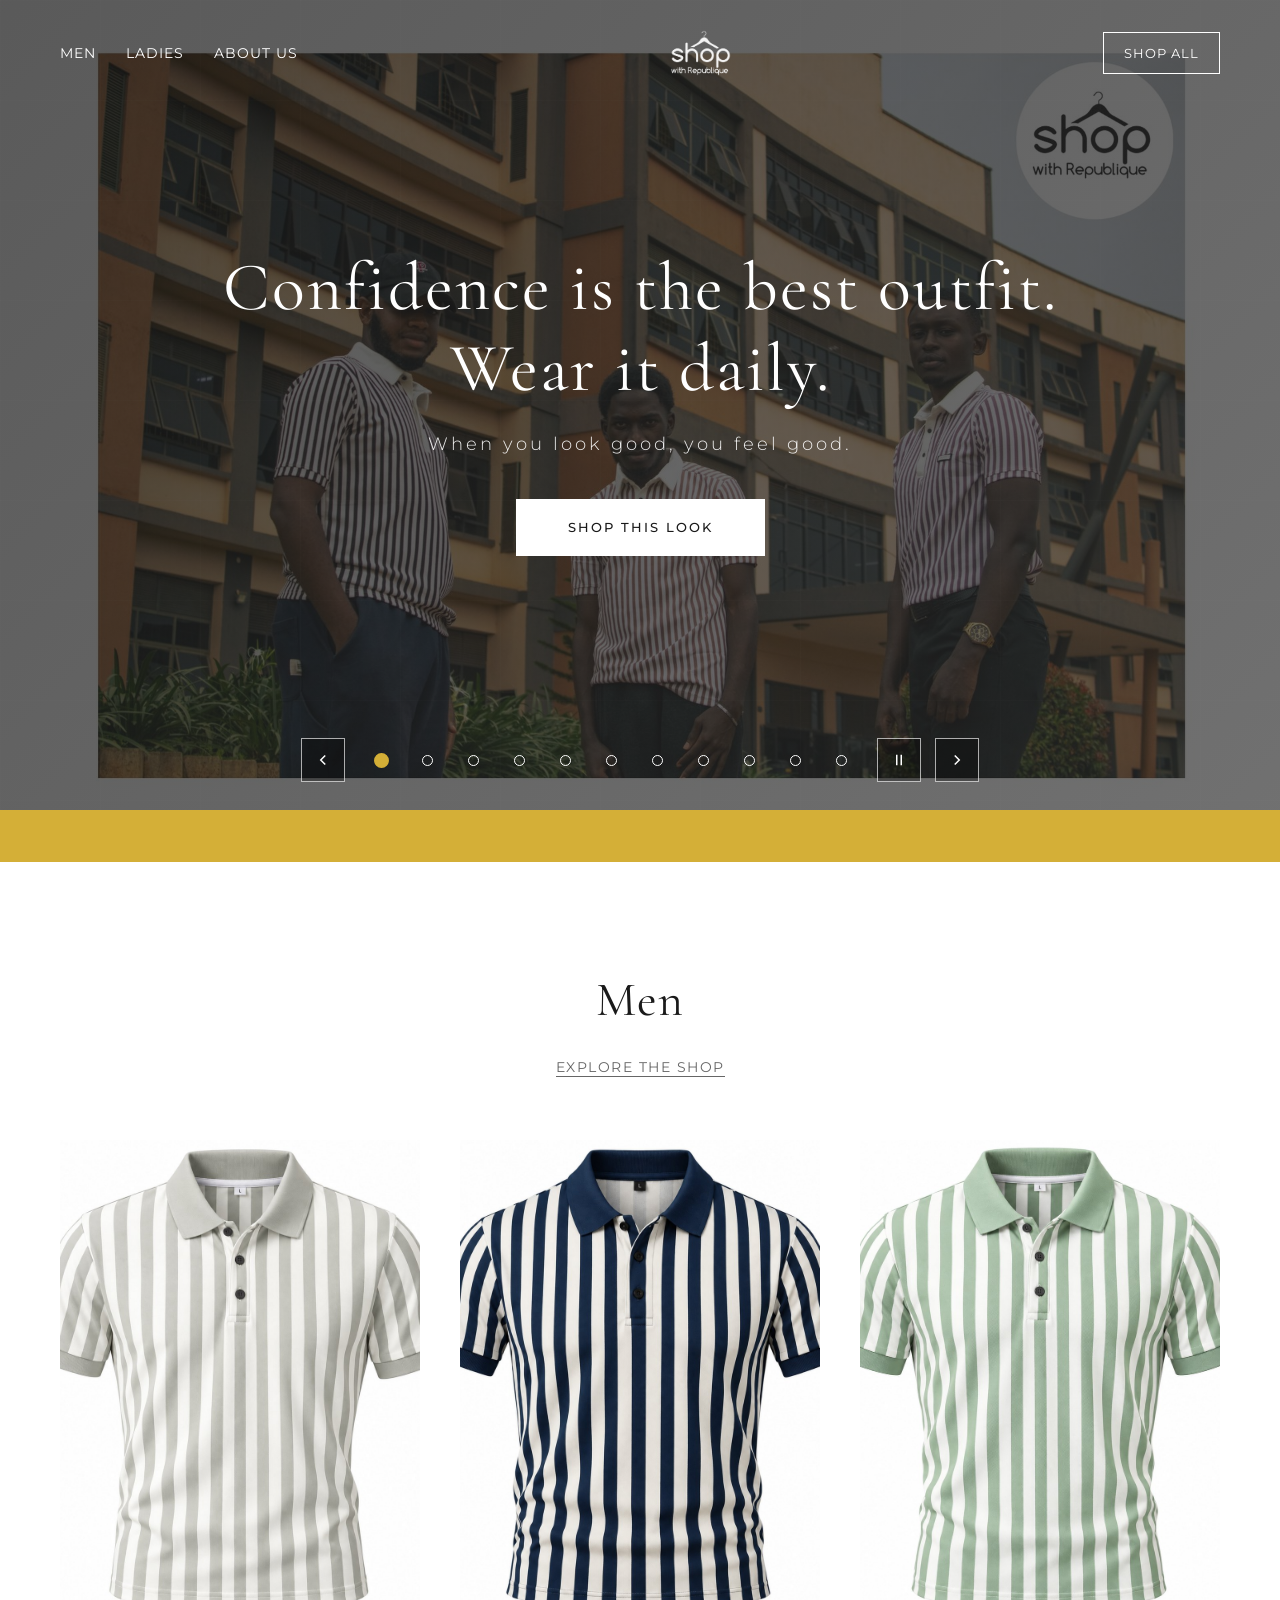
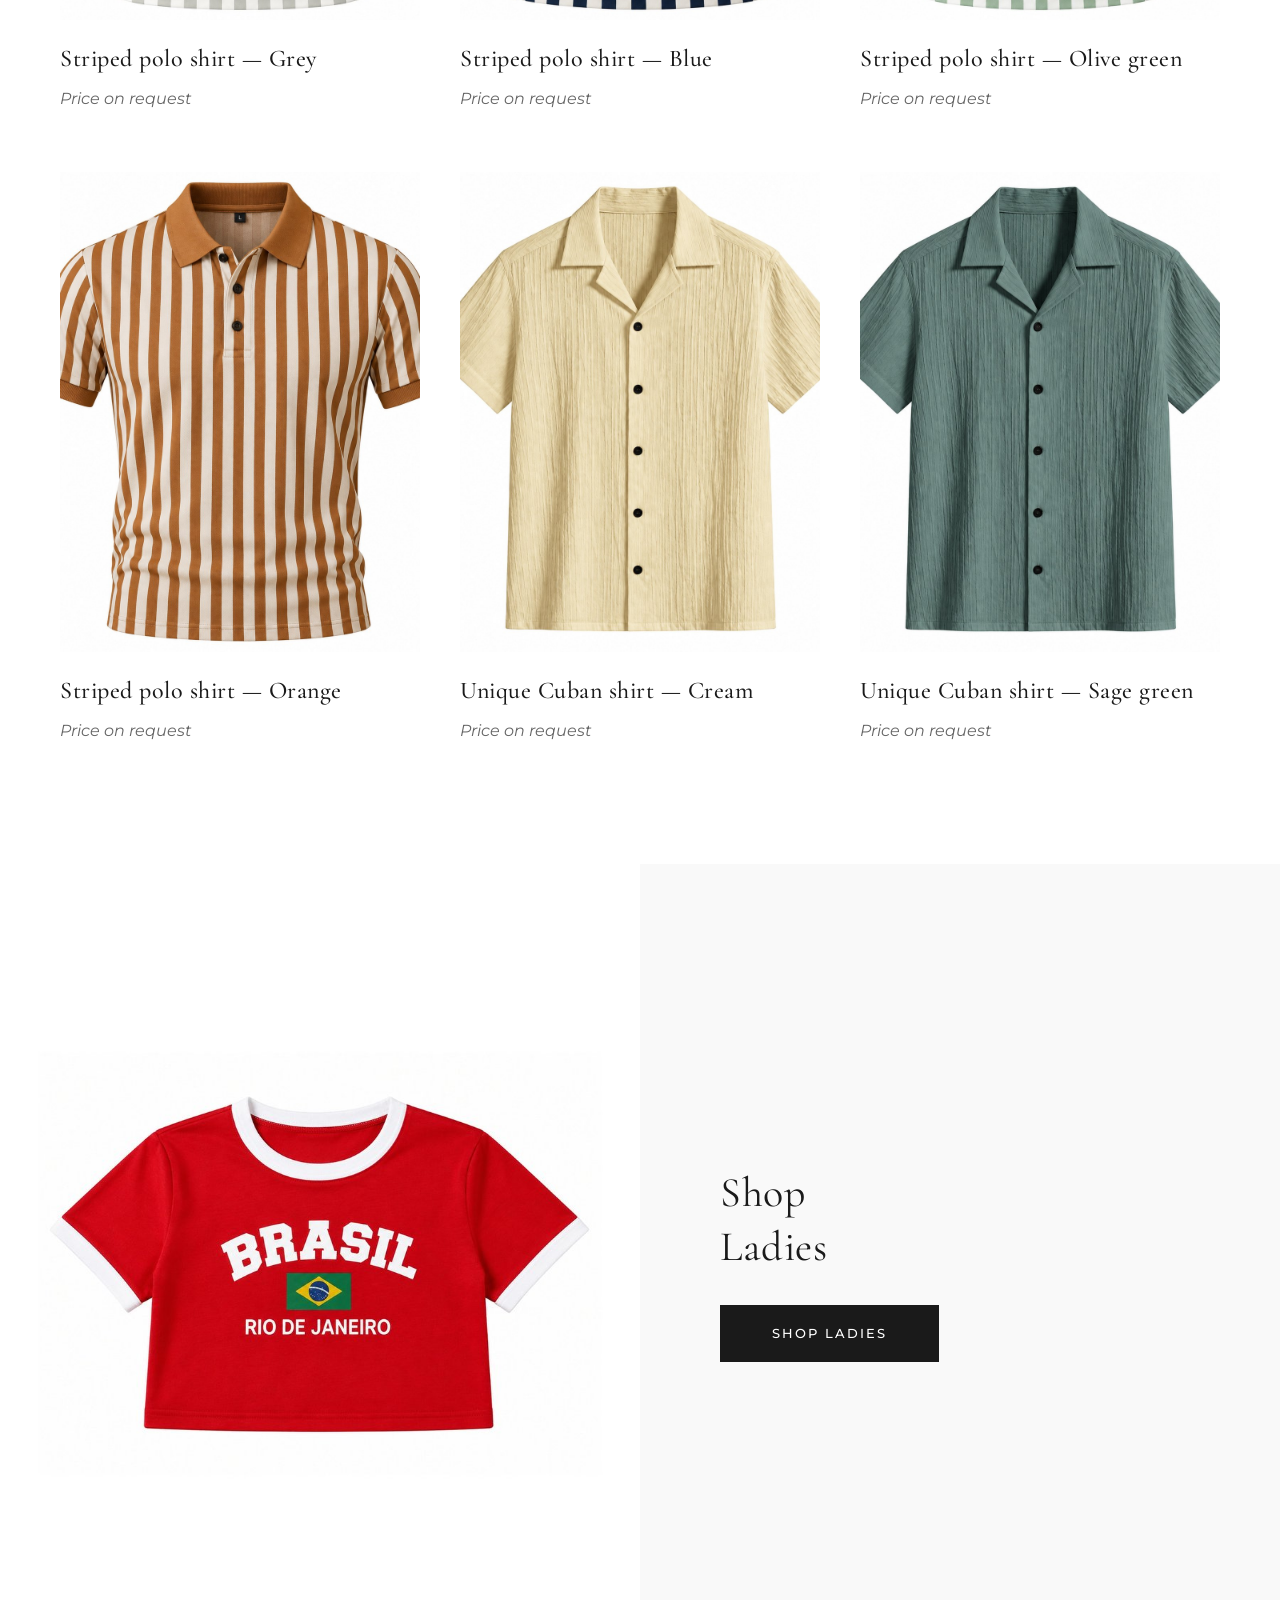
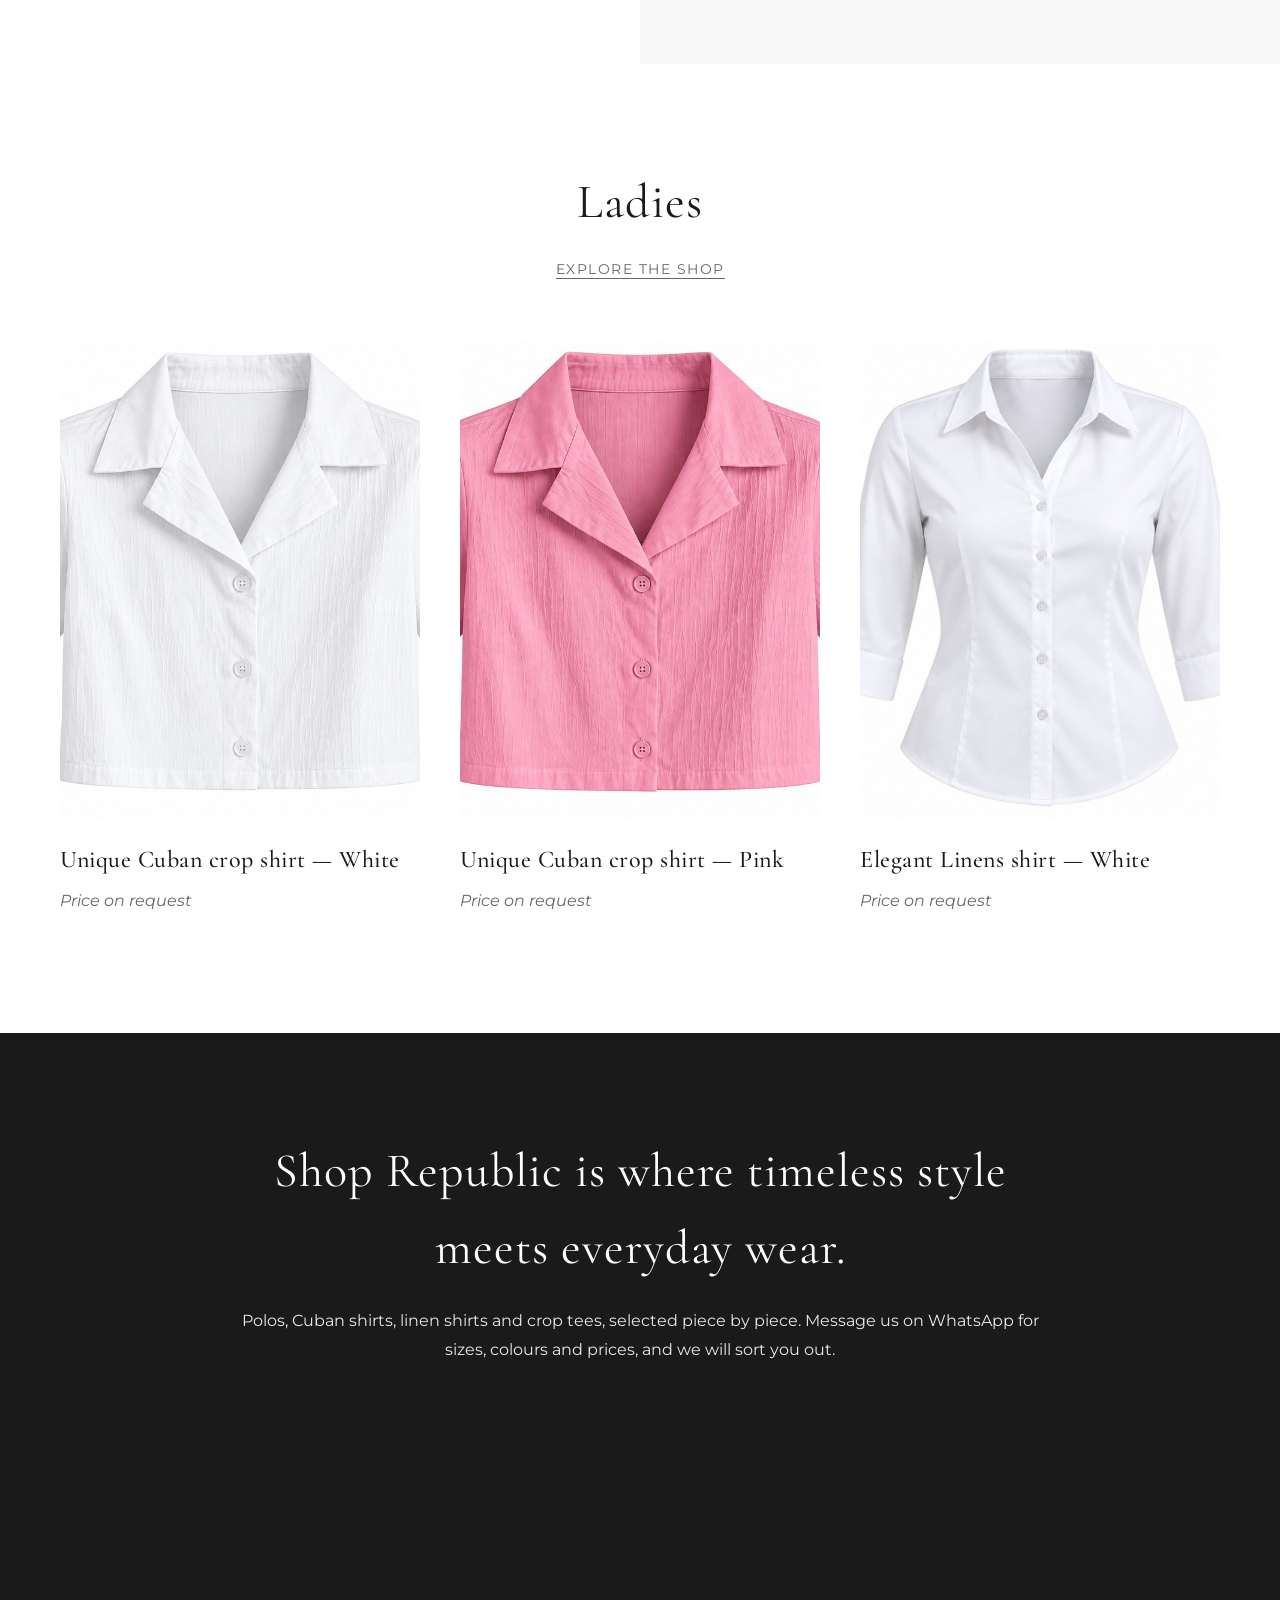
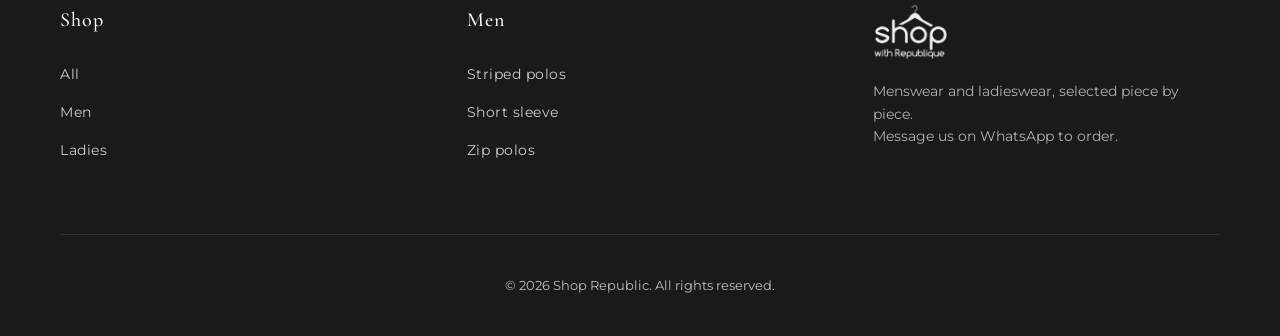
<file: index.html>
<!DOCTYPE html>
<html lang="en">
<head>
    <meta charset="UTF-8">
    <meta name="viewport" content="width=device-width, initial-scale=1.0">
    <title>Shop Republic — Confidence is the best outfit</title>
    <meta name="description" content="Shop Republic — striped polos, Cuban shirts, linen shirts and crop tees for men and ladies. Browse the collection and order on WhatsApp.">

    <meta property="og:type" content="website">
    <meta property="og:site_name" content="Shop Republic">
    <meta property="og:title" content="Shop Republic — Confidence is the best outfit">
    <meta property="og:description" content="Striped polos, Cuban shirts, linen shirts and crop tees for men and ladies. Order on WhatsApp.">
    <meta property="og:image" content="img/og-image.jpg">
    <meta property="og:image:width" content="1200">
    <meta property="og:image:height" content="630">
    <meta name="twitter:card" content="summary_large_image">

    <link rel="icon" href="img/favicon-32.png" sizes="32x32" type="image/png">
    <link rel="apple-touch-icon" href="img/apple-touch-icon.png">
    <link rel="preconnect" href="https://fonts.googleapis.com">
    <link rel="preconnect" href="https://fonts.gstatic.com" crossorigin>
    <link href="https://fonts.googleapis.com/css2?family=Cormorant+Garamond:wght@300;400;500;600;700&family=Montserrat:wght@300;400;500;600;700&display=swap" rel="stylesheet">
    <link rel="stylesheet" href="css/style.css">
</head>
<body>
    <a class="skip-link" href="#shop">Skip to main content</a>

    <!-- Navigation -->
    <nav>
        <div class="nav-left">
            <a href="products.html?category=men">Men</a>
            <a href="products.html?category=ladies">Ladies</a>
            <a href="#about">About Us</a>
        </div>
        <a href="index.html" class="logo">
            <img src="img/logo/logo-light.png" alt="Shop Republic" width="640" height="478">
        </a>
        <div class="nav-right">
            <a href="products.html" class="cart-btn">Shop all</a>
        </div>
    </nav>

    <!-- Hero Section — banner slider behind the headline -->
    <section class="hero">
        <div class="hero-slider" id="banner-slider"></div>
        <div class="hero-content">
            <h1>Confidence is the best outfit.<br>Wear it daily.</h1>
            <p>When you look good, you feel good.</p>
            <a href="#shop" class="cta-btn">Shop this look</a>
        </div>
    </section>

    <!-- Marquee -->
    <div class="marquee">
        <div class="marquee-content">
            Shop Republic &nbsp;&nbsp;&nbsp;•&nbsp;&nbsp;&nbsp; Menswear &amp; Ladieswear &nbsp;&nbsp;&nbsp;•&nbsp;&nbsp;&nbsp; Order on WhatsApp &nbsp;&nbsp;&nbsp;•&nbsp;&nbsp;&nbsp; Shop Republic &nbsp;&nbsp;&nbsp;•&nbsp;&nbsp;&nbsp; Menswear &amp; Ladieswear &nbsp;&nbsp;&nbsp;•&nbsp;&nbsp;&nbsp; Order on WhatsApp &nbsp;&nbsp;&nbsp;•&nbsp;&nbsp;&nbsp;
        </div>
    </div>

    <!-- Men -->
    <section class="section" id="shop">
        <div class="section-header">
            <h2>Men</h2>
            <a href="products.html?category=men">Explore the shop</a>
        </div>
        <div class="product-grid" data-products="men" data-limit="6"></div>
    </section>

    <!-- Split Section -->
    <div class="split-section">
        <div class="split-image">
            <img src="img/category-ladies.jpg" alt="Red Brasil Rio de Janeiro crop tee from the Shop Republic ladies collection." loading="lazy" decoding="async" width="900" height="1125">
        </div>
        <div class="split-content">
            <h2>Shop<br>Ladies</h2>
            <a href="products.html?category=ladies" class="cta-btn">Shop ladies</a>
        </div>
    </div>

    <!-- Ladies -->
    <section class="section">
        <div class="section-header">
            <h2>Ladies</h2>
            <a href="products.html?category=ladies">Explore the shop</a>
        </div>
        <div class="product-grid" data-products="ladies" data-limit="3"></div>
    </section>

    <!-- About Section -->
    <section class="section about-section" id="about">
        <div class="section-header">
            <h2>Shop Republic is where timeless style<br>meets everyday wear.</h2>
            <!-- TODO: replace with your own words about the shop. -->
            <p>
                Polos, Cuban shirts, linen shirts and crop tees, selected piece by piece.
                Message us on WhatsApp for sizes, colours and prices, and we will sort you out.
            </p>
        </div>
    </section>

    <!-- Footer -->
    <footer>
        <div class="footer-content">
            <div class="footer-section">
                <h3>Shop</h3>
                <ul>
                    <li><a href="products.html">All</a></li>
                    <li><a href="products.html?category=men">Men</a></li>
                    <li><a href="products.html?category=ladies">Ladies</a></li>
                </ul>
            </div>
            <div class="footer-section">
                <h3>Men</h3>
                <ul>
                    <li><a href="products.html?category=men&amp;sub=striped-polo">Striped polos</a></li>
                    <li><a href="products.html?category=men&amp;sub=short-sleeve">Short sleeve</a></li>
                    <li><a href="products.html?category=men&amp;sub=zip-polo">Zip polos</a></li>
                </ul>
            </div>
            <div class="footer-section">
                <a href="index.html" class="footer-logo">
                    <img src="img/logo/logo-light.png" alt="Shop Republic" width="640" height="478">
                </a>
                <div class="newsletter">
                    <p>Menswear and ladieswear, selected piece by piece.<br>
                       Message us on WhatsApp to order.</p>
                </div>
            </div>
        </div>
        <div class="footer-bottom">
            <p>&copy; <span data-year>2026</span> Shop Republic. All rights reserved.</p>
        </div>
    </footer>

    <!-- shop data: plain scripts so the site also works offline from disk -->
    <script src="data/banners.js"></script>
    <script src="data/products.js"></script>
    <script src="js/site.js"></script>
    <script src="js/slider.js"></script>
    <script src="js/home.js"></script>
</body>
</html>
</file>
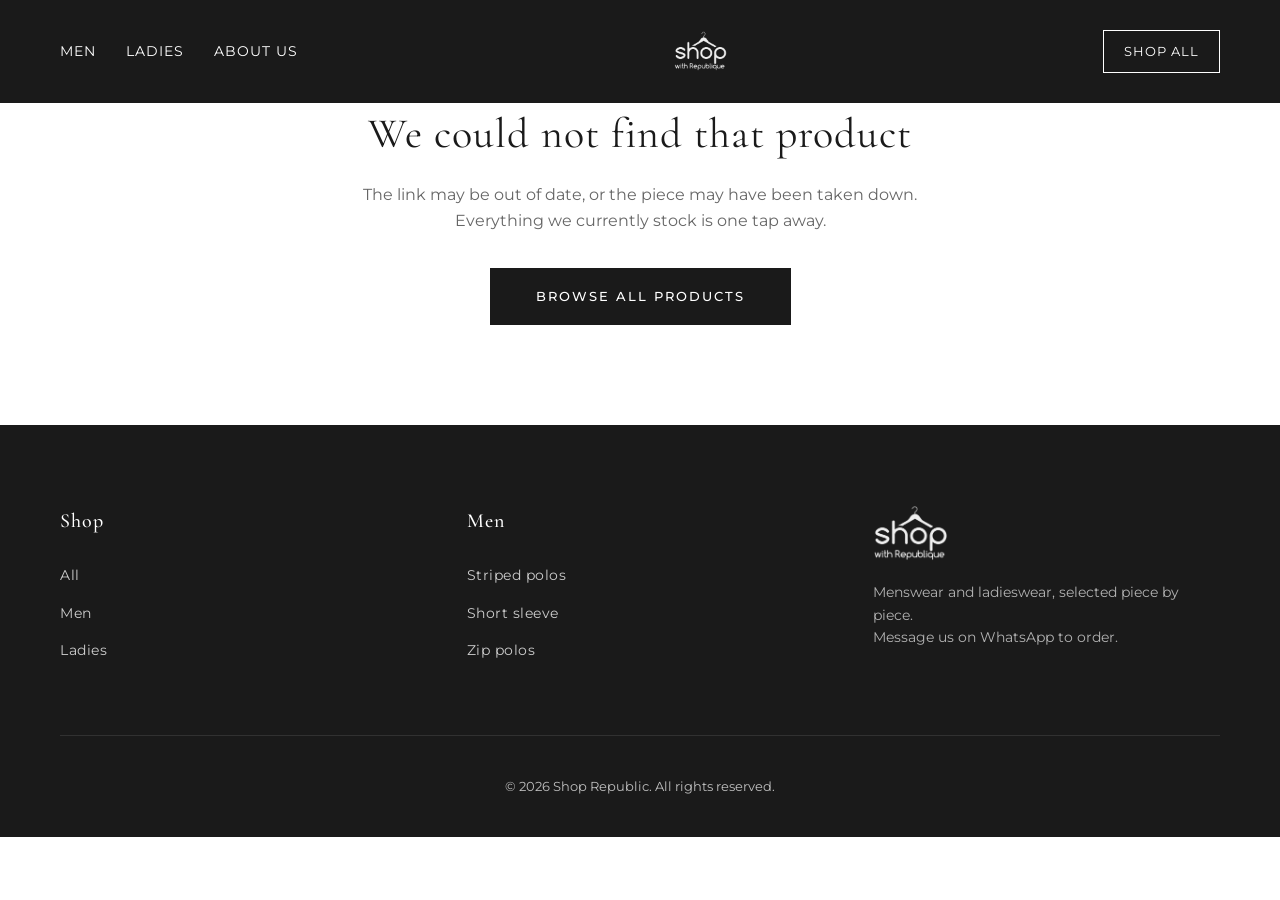
<file: product.html>
<!DOCTYPE html>
<html lang="en">
<head>
    <meta charset="UTF-8">
    <meta name="viewport" content="width=device-width, initial-scale=1.0">
    <!-- Title, description and OG tags are rewritten by js/product.js on load. -->
    <title>Product — Shop Republic</title>
    <meta name="description" content="A piece from the Shop Republic collection. Browse details, sizes and colours, and order on WhatsApp.">

    <meta property="og:type" content="product">
    <meta property="og:site_name" content="Shop Republic">
    <meta property="og:title" content="Product — Shop Republic">
    <meta property="og:description" content="A piece from the Shop Republic collection.">
    <meta property="og:url" content="">
    <meta property="og:image" content="img/og-image.jpg">
    <meta property="og:image:width" content="1200">
    <meta property="og:image:height" content="630">
    <meta name="twitter:card" content="summary_large_image">

    <link rel="icon" href="img/favicon-32.png" sizes="32x32" type="image/png">
    <link rel="apple-touch-icon" href="img/apple-touch-icon.png">
    <link rel="preconnect" href="https://fonts.googleapis.com">
    <link rel="preconnect" href="https://fonts.gstatic.com" crossorigin>
    <link href="https://fonts.googleapis.com/css2?family=Cormorant+Garamond:wght@300;400;500;600;700&family=Montserrat:wght@300;400;500;600;700&display=swap" rel="stylesheet">
    <link rel="stylesheet" href="css/style.css">
</head>
<body>
    <a class="skip-link" href="#main">Skip to main content</a>

    <nav class="solid">
        <div class="nav-left">
            <a href="products.html?category=men">Men</a>
            <a href="products.html?category=ladies">Ladies</a>
            <a href="index.html#about">About Us</a>
        </div>
        <a href="index.html" class="logo">
            <img src="img/logo/logo-light.png" alt="Shop Republic" width="640" height="478">
        </a>
        <div class="nav-right">
            <a href="products.html" class="cart-btn">Shop all</a>
        </div>
    </nav>

    <main id="main">
        <div id="product-root"></div>

        <noscript>
            <div class="state">
                <h2>JavaScript is switched off</h2>
                <p>Product details are loaded from a data file, so this page needs JavaScript.
                   Please enable it, or <a href="products.html">browse the collection</a>.</p>
            </div>
        </noscript>
    </main>

    <footer>
        <div class="footer-content">
            <div class="footer-section">
                <h3>Shop</h3>
                <ul>
                    <li><a href="products.html">All</a></li>
                    <li><a href="products.html?category=men">Men</a></li>
                    <li><a href="products.html?category=ladies">Ladies</a></li>
                </ul>
            </div>
            <div class="footer-section">
                <h3>Men</h3>
                <ul>
                    <li><a href="products.html?category=men&amp;sub=striped-polo">Striped polos</a></li>
                    <li><a href="products.html?category=men&amp;sub=short-sleeve">Short sleeve</a></li>
                    <li><a href="products.html?category=men&amp;sub=zip-polo">Zip polos</a></li>
                </ul>
            </div>
            <div class="footer-section">
                <a href="index.html" class="footer-logo">
                    <img src="img/logo/logo-light.png" alt="Shop Republic" width="640" height="478">
                </a>
                <div class="newsletter">
                    <p>Menswear and ladieswear, selected piece by piece.<br>
                       Message us on WhatsApp to order.</p>
                </div>
            </div>
        </div>
        <div class="footer-bottom">
            <p>&copy; <span data-year>2026</span> Shop Republic. All rights reserved.</p>
        </div>
    </footer>

    <!-- shop data: plain scripts so the site also works offline from disk -->
    <script src="data/products.js"></script>
    <script src="js/site.js"></script>
    <script src="js/product.js"></script>
</body>
</html>
</file>
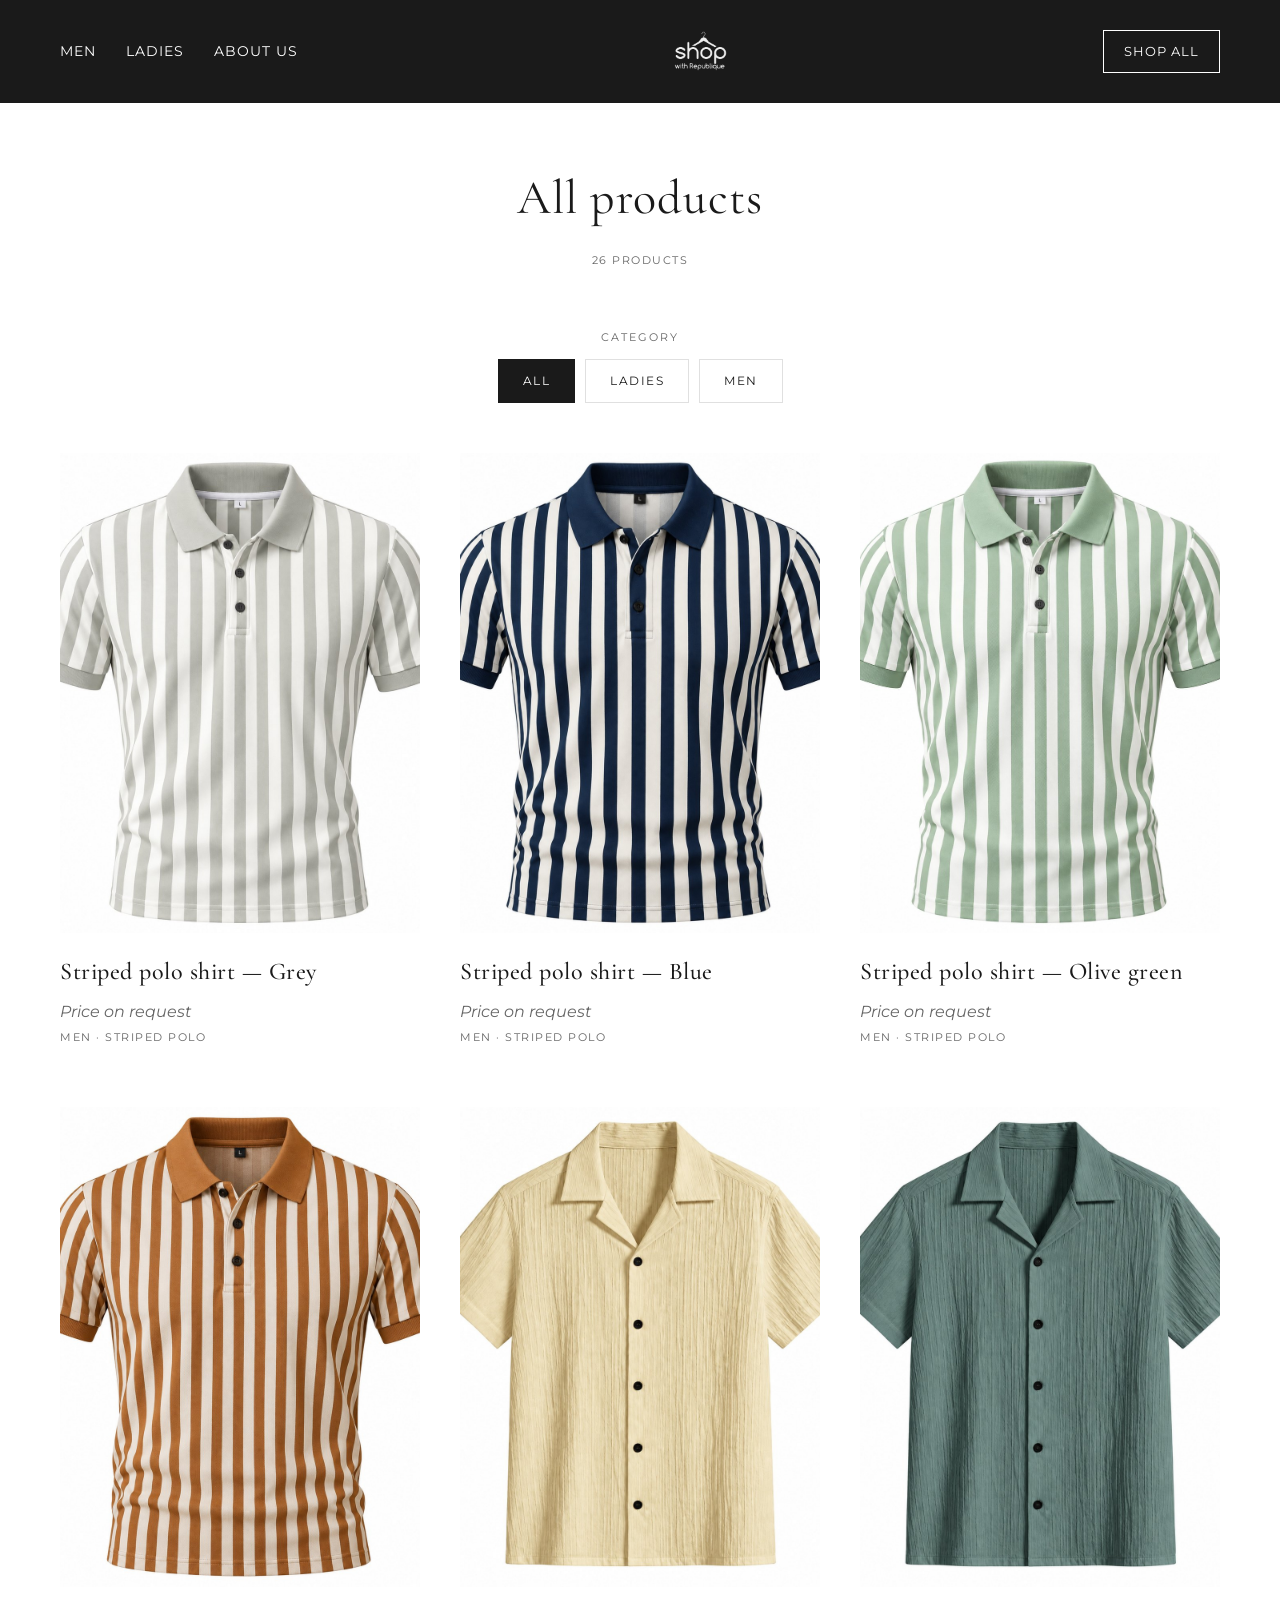
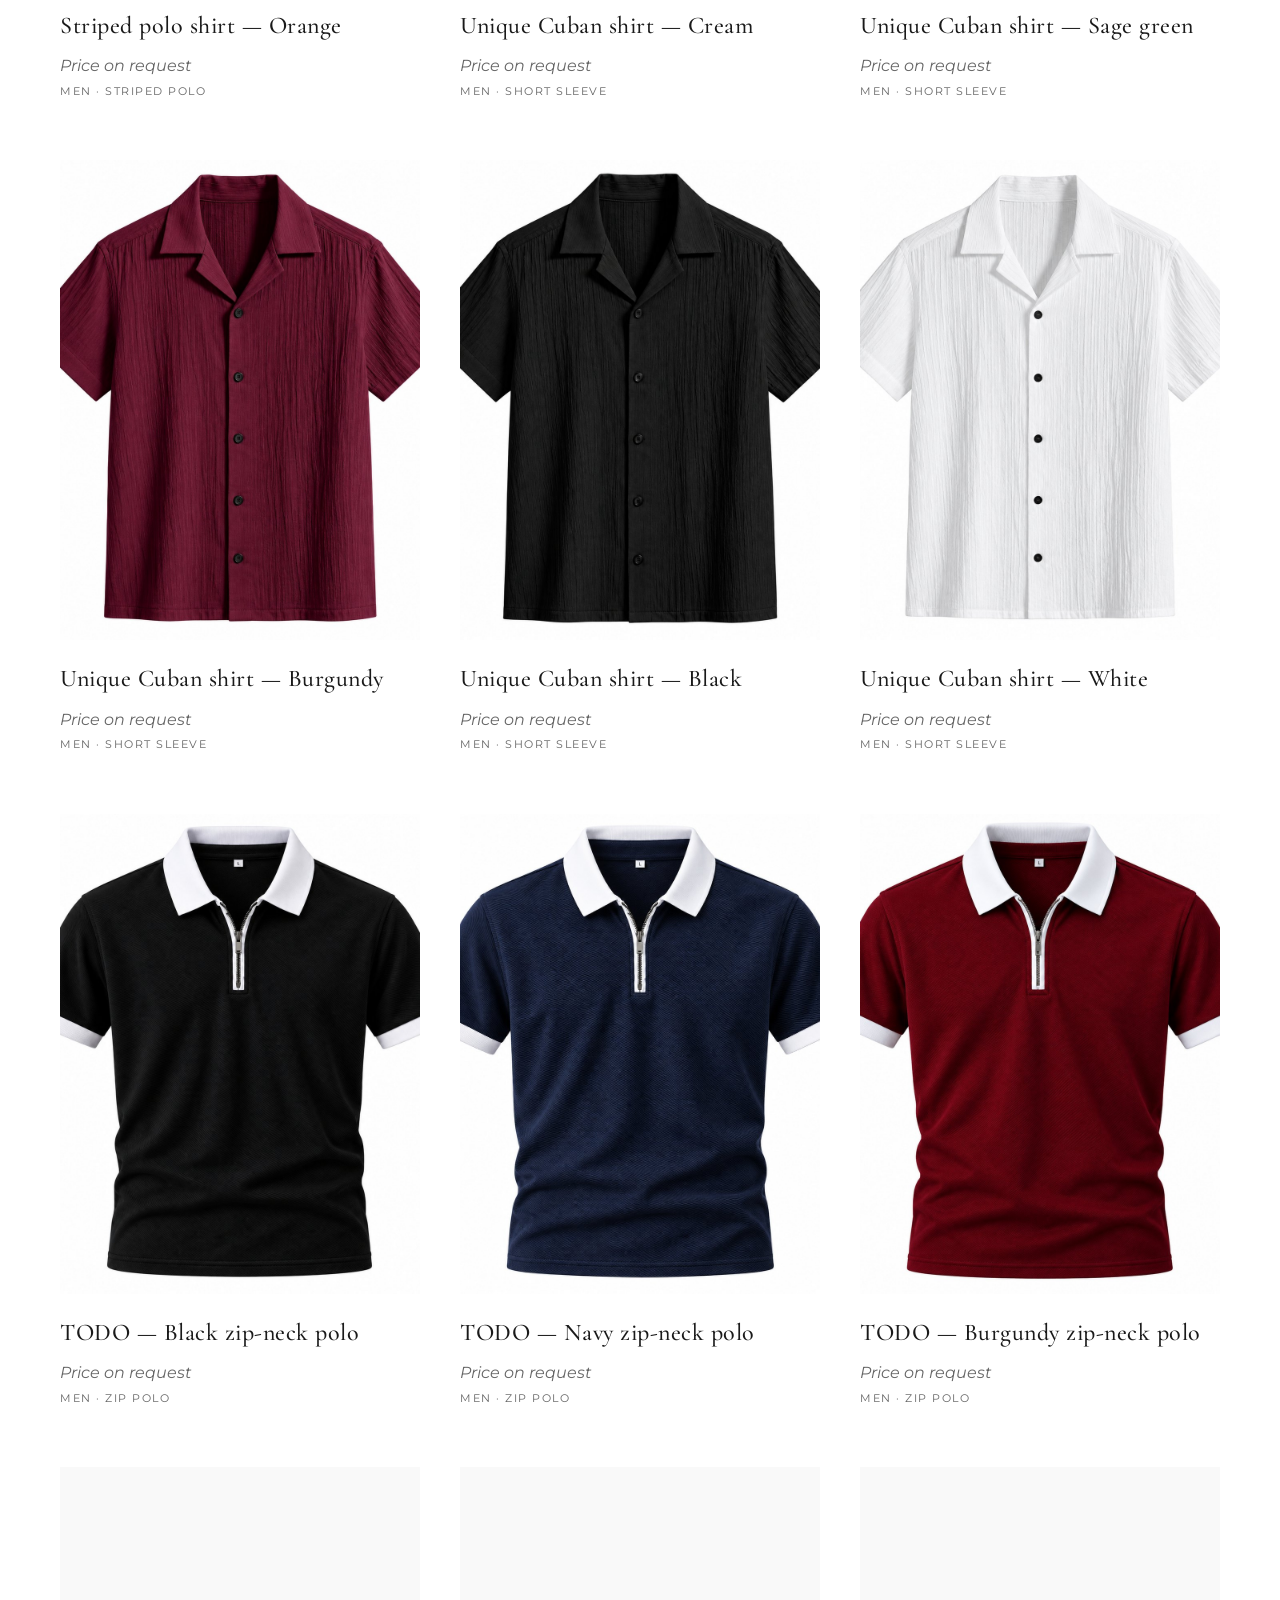
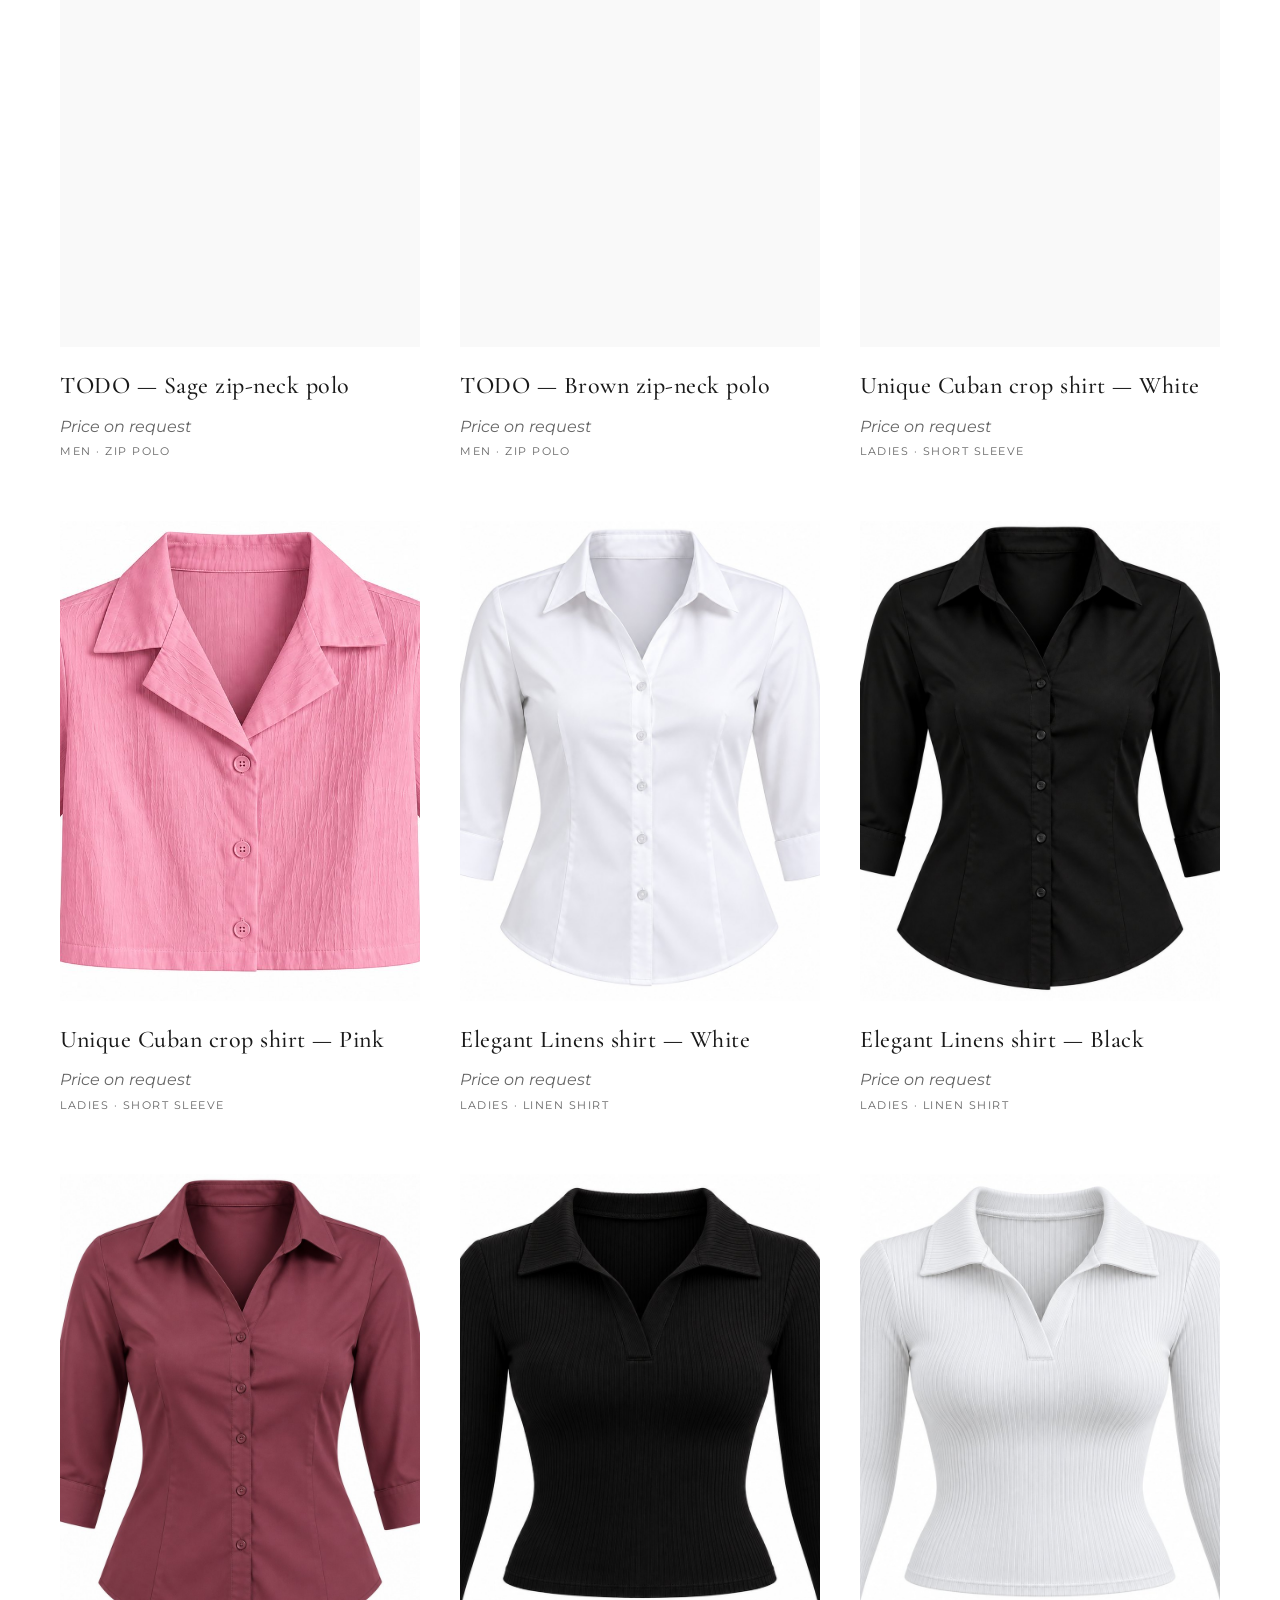
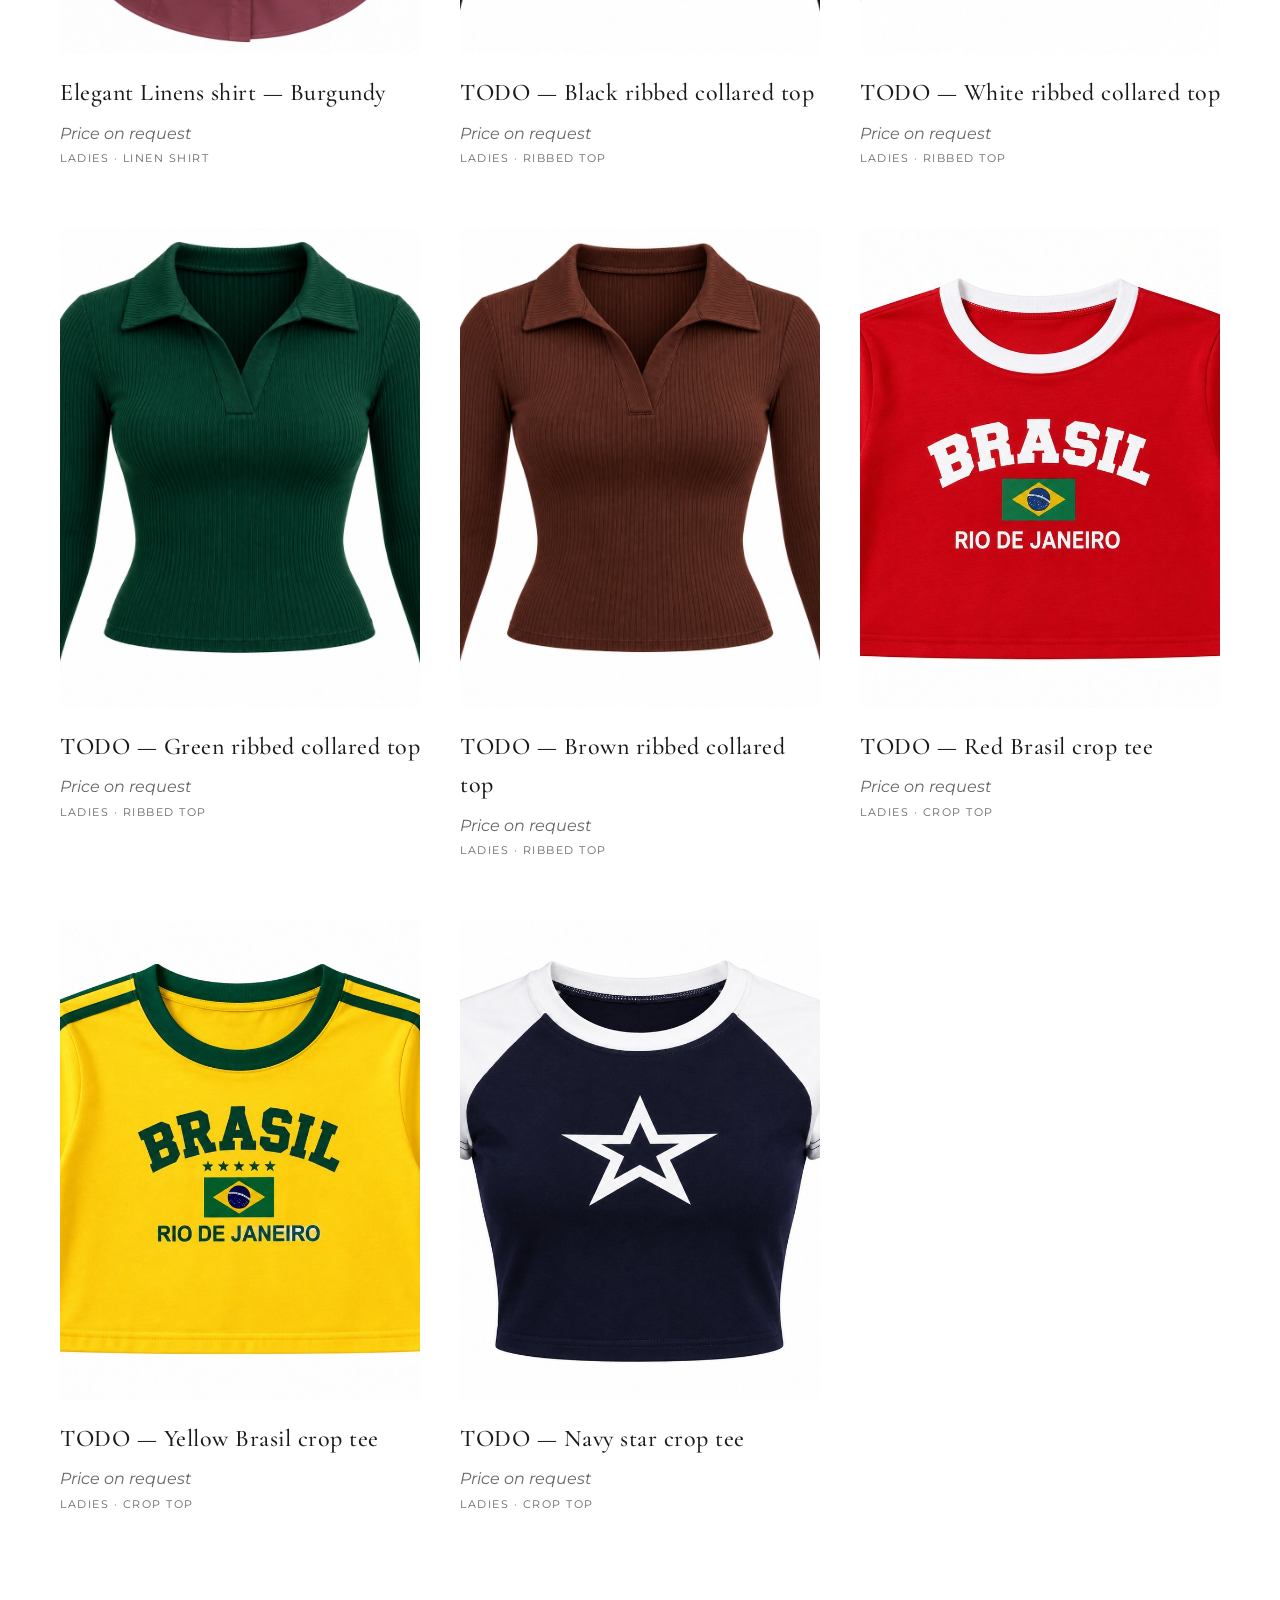
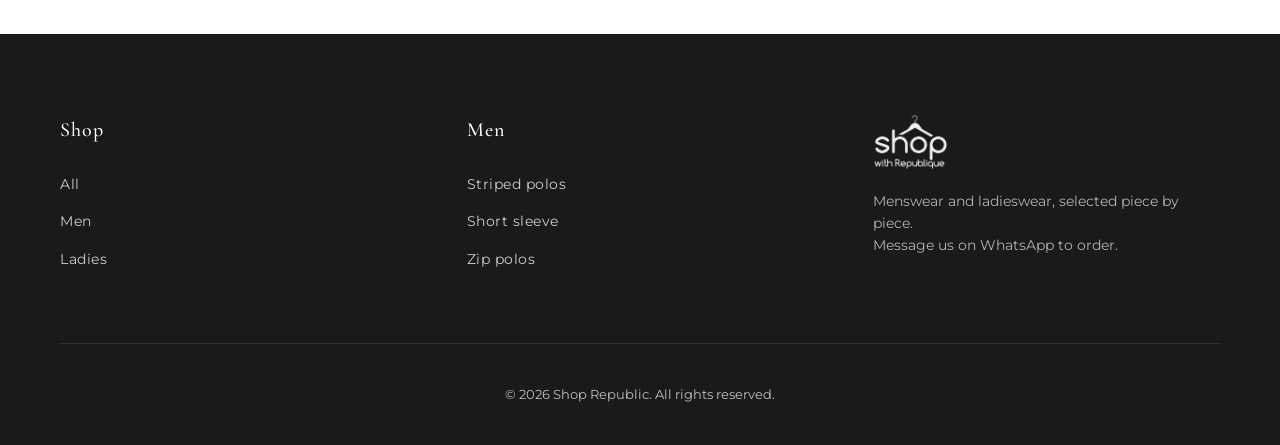
<file: products.html>
<!DOCTYPE html>
<html lang="en">
<head>
    <meta charset="UTF-8">
    <meta name="viewport" content="width=device-width, initial-scale=1.0">
    <title>All products — Shop Republic</title>
    <meta name="description" content="Browse the full Shop Republic collection — striped polos, Cuban shirts, linen shirts and crop tees for men and ladies.">

    <meta property="og:type" content="website">
    <meta property="og:site_name" content="Shop Republic">
    <meta property="og:title" content="All products — Shop Republic">
    <meta property="og:description" content="Browse the full Shop Republic collection.">
    <meta property="og:image" content="img/og-image.jpg">
    <meta property="og:image:width" content="1200">
    <meta property="og:image:height" content="630">
    <meta name="twitter:card" content="summary_large_image">

    <link rel="icon" href="img/favicon-32.png" sizes="32x32" type="image/png">
    <link rel="apple-touch-icon" href="img/apple-touch-icon.png">
    <link rel="preconnect" href="https://fonts.googleapis.com">
    <link rel="preconnect" href="https://fonts.gstatic.com" crossorigin>
    <link href="https://fonts.googleapis.com/css2?family=Cormorant+Garamond:wght@300;400;500;600;700&family=Montserrat:wght@300;400;500;600;700&display=swap" rel="stylesheet">
    <link rel="stylesheet" href="css/style.css">
</head>
<body>
    <a class="skip-link" href="#main">Skip to main content</a>

    <nav class="solid">
        <div class="nav-left">
            <a href="products.html?category=men">Men</a>
            <a href="products.html?category=ladies">Ladies</a>
            <a href="index.html#about">About Us</a>
        </div>
        <a href="index.html" class="logo">
            <img src="img/logo/logo-light.png" alt="Shop Republic" width="640" height="478">
        </a>
        <div class="nav-right">
            <a href="products.html" class="cart-btn" aria-current="page">Shop all</a>
        </div>
    </nav>

    <main id="main">
        <div class="page-head">
            <div class="section-header">
                <h1 id="listing-heading">All products</h1>
                <p id="result-count" class="product-meta" aria-live="polite"></p>
            </div>

            <div class="filters">
                <div class="filter-group">
                    <span class="filter-legend" id="cat-legend">Category</span>
                    <ul class="filter-list" id="filter-category" aria-labelledby="cat-legend"></ul>
                </div>

                <div class="filter-group" id="filter-sub-group" hidden>
                    <span class="filter-legend" id="sub-legend">Type</span>
                    <ul class="filter-list" id="filter-sub" aria-labelledby="sub-legend"></ul>
                </div>
            </div>
        </div>

        <section class="section" style="padding-top: 0;" aria-labelledby="listing-heading">
            <div class="product-grid" id="product-grid"></div>

            <noscript>
                <div class="state">
                    <h2>JavaScript is switched off</h2>
                    <p>Our product list is loaded from a data file, so it needs JavaScript.
                       Please enable it, or message us on WhatsApp and we will send you photos and prices directly.</p>
                </div>
            </noscript>
        </section>
    </main>

    <footer>
        <div class="footer-content">
            <div class="footer-section">
                <h3>Shop</h3>
                <ul>
                    <li><a href="products.html">All</a></li>
                    <li><a href="products.html?category=men">Men</a></li>
                    <li><a href="products.html?category=ladies">Ladies</a></li>
                </ul>
            </div>
            <div class="footer-section">
                <h3>Men</h3>
                <ul>
                    <li><a href="products.html?category=men&amp;sub=striped-polo">Striped polos</a></li>
                    <li><a href="products.html?category=men&amp;sub=short-sleeve">Short sleeve</a></li>
                    <li><a href="products.html?category=men&amp;sub=zip-polo">Zip polos</a></li>
                </ul>
            </div>
            <div class="footer-section">
                <a href="index.html" class="footer-logo">
                    <img src="img/logo/logo-light.png" alt="Shop Republic" width="640" height="478">
                </a>
                <div class="newsletter">
                    <p>Menswear and ladieswear, selected piece by piece.<br>
                       Message us on WhatsApp to order.</p>
                </div>
            </div>
        </div>
        <div class="footer-bottom">
            <p>&copy; <span data-year>2026</span> Shop Republic. All rights reserved.</p>
        </div>
    </footer>

    <!-- shop data: plain scripts so the site also works offline from disk -->
    <script src="data/products.js"></script>
    <script src="js/site.js"></script>
    <script src="js/products.js"></script>
</body>
</html>
</file>
<file: css/style.css>
/* ==========================================================================
   Shop Republic
   The original template's CSS, kept as-is, plus the extra components the shop
   needs (slider, filters, product detail, breadcrumb) written in the same
   visual language. All paths relative so the site works from a repo subpath.
   ========================================================================== */

:root {
    --primary-dark: #1a1a1a;
    --primary-light: #ffffff;
    --accent-gold: #d4af37;
    --accent-gold-ink: #8a6a18;   /* gold that still reads on white (5:1) */
    --text-gray: #666666;
    --border-light: #e0e0e0;
    --bg-light: #f9f9f9;
    --danger: #b3261e;
}

* {
    margin: 0;
    padding: 0;
    box-sizing: border-box;
}

body {
    font-family: 'Montserrat', sans-serif;
    color: var(--primary-dark);
    line-height: 1.6;
    overflow-x: hidden;
}

img { max-width: 100%; display: block; }

:focus-visible {
    outline: 3px solid var(--accent-gold);
    outline-offset: 3px;
}

.skip-link {
    position: absolute;
    left: 20px;
    top: -120px;
    z-index: 1100;
    background: var(--primary-dark);
    color: var(--primary-light);
    padding: 14px 24px;
    text-decoration: none;
    font-size: 13px;
    letter-spacing: 1px;
    text-transform: uppercase;
}
.skip-link:focus { top: 20px; }

.visually-hidden {
    position: absolute !important;
    width: 1px; height: 1px;
    margin: -1px; padding: 0;
    overflow: hidden;
    clip: rect(0 0 0 0);
    clip-path: inset(50%);
    white-space: nowrap;
    border: 0;
}

/* Navigation */
.top-announcement {
    background: var(--primary-dark);
    color: var(--primary-light);
    text-align: center;
    padding: 10px 20px;
    font-size: 13px;
    font-weight: 300;
    letter-spacing: 0.5px;
}

nav {
    display: flex;
    justify-content: space-between;
    align-items: center;
    padding: 30px 60px;
    background: transparent;
    border-bottom: none;
    position: fixed;
    top: 0;
    left: 0;
    right: 0;
    z-index: 1000;
    transition: all 0.3s ease;
}

nav.scrolled {
    background: var(--primary-dark);
    padding: 20px 60px;
    box-shadow: 0 2px 10px rgba(0, 0, 0, 0.1);
}

/* Inner pages have no hero behind the bar, so it starts solid. */
nav.solid { background: var(--primary-dark); }

.nav-left {
    display: flex;
    gap: 30px;
    font-size: 14px;
    font-weight: 400;
    letter-spacing: 1px;
}

.nav-left a {
    color: var(--primary-light);
    text-decoration: none;
    text-transform: uppercase;
    transition: all 0.3s ease;
    position: relative;
}

.nav-left a:after {
    content: '';
    position: absolute;
    bottom: -5px;
    left: 0;
    width: 0;
    height: 1px;
    background: var(--accent-gold);
    transition: width 0.3s ease;
}

.nav-left a:hover:after,
.nav-left a[aria-current="page"]:after { width: 100%; }

.logo {
    display: inline-block;
    text-decoration: none;
    line-height: 0;
}

/* White-ink lockup, because the bar is near-black. */
.logo img {
    height: 46px;
    width: auto;
    max-width: 200px;
    object-fit: contain;
    transition: height 0.3s ease;
}
nav.scrolled .logo img,
nav.solid .logo img { height: 40px; }

.nav-right {
    display: flex;
    gap: 20px;
    align-items: center;
}

.cart-btn {
    background: none;
    border: 1px solid var(--primary-light);
    color: var(--primary-light);
    padding: 10px 20px;
    font-size: 13px;
    cursor: pointer;
    text-transform: uppercase;
    letter-spacing: 1px;
    transition: all 0.3s ease;
    font-family: 'Montserrat', sans-serif;
    text-decoration: none;
    display: inline-block;
}

.cart-btn:hover {
    background: var(--primary-light);
    color: var(--primary-dark);
}

/* Hero Section — now holds the banner slider behind the headline */
.hero {
    position: relative;
    height: 90vh;
    min-height: 560px;
    background: var(--primary-dark);
    display: flex;
    align-items: center;
    justify-content: center;
    overflow: hidden;
}

.hero-slider {
    position: absolute;
    inset: 0;
    z-index: 0;
}

/* The same dark wash the template used, so white headline copy stays readable
   over every banner no matter how bright the photo is. */
.hero::after {
    content: '';
    position: absolute;
    inset: 0;
    z-index: 1;
    background: linear-gradient(135deg, rgba(26, 26, 26, 0.72) 0%, rgba(45, 45, 45, 0.68) 100%);
    pointer-events: none;
}

.hero::before {
    content: '';
    position: absolute;
    top: 0;
    left: 0;
    right: 0;
    bottom: 0;
    z-index: 2;
    background: url('data:image/svg+xml,<svg width="100" height="100" xmlns="http://www.w3.org/2000/svg"><defs><pattern id="grid" width="100" height="100" patternUnits="userSpaceOnUse"><path d="M 100 0 L 0 0 0 100" fill="none" stroke="rgba(255,255,255,0.03)" stroke-width="1"/></pattern></defs><rect width="100%" height="100%" fill="url(%23grid)"/></svg>');
    opacity: 0.5;
    pointer-events: none;
}

.hero-content {
    text-align: center;
    color: var(--primary-light);
    z-index: 3;
    padding: 0 20px;
    animation: fadeInUp 1.2s ease-out;
}

@keyframes fadeInUp {
    from { opacity: 0; transform: translateY(40px); }
    to   { opacity: 1; transform: translateY(0); }
}

.hero h1 {
    font-family: 'Cormorant Garamond', serif;
    font-size: 68px;
    font-weight: 400;
    line-height: 1.2;
    margin-bottom: 20px;
    letter-spacing: 2px;
}

.hero p {
    font-size: 18px;
    font-weight: 300;
    margin-bottom: 40px;
    letter-spacing: 3px;
    opacity: 0.9;
}

.cta-btn {
    display: inline-block;
    padding: 16px 50px;
    background: var(--primary-light);
    color: var(--primary-dark);
    text-decoration: none;
    text-transform: uppercase;
    font-size: 13px;
    letter-spacing: 2px;
    font-weight: 500;
    transition: all 0.4s ease;
    border: 2px solid var(--primary-light);
    position: relative;
    overflow: hidden;
    isolation: isolate;
}

.cta-btn::before {
    content: '';
    position: absolute;
    top: 0;
    left: -100%;
    width: 100%;
    height: 100%;
    background: var(--accent-gold);
    transition: left 0.4s ease;
    z-index: -1;
}

.cta-btn:hover::before { left: 0; }

.cta-btn:hover {
    color: var(--primary-dark);
    border-color: var(--accent-gold);
}

/* Slider plumbing inside the hero */
.hero-slide {
    position: absolute;
    inset: 0;
    opacity: 0;
    visibility: hidden;
    transition: opacity 0.9s ease;
}
.hero-slide.is-active { opacity: 1; visibility: visible; }
.hero-slide img {
    width: 100%;
    height: 100%;
    object-fit: cover;
    object-position: center 35%;
}

.slider-controls {
    position: absolute;
    left: 0; right: 0; bottom: 28px;
    z-index: 4;
    display: flex;
    align-items: center;
    justify-content: center;
    gap: 14px;
}

.slider-btn {
    display: inline-flex;
    align-items: center;
    justify-content: center;
    width: 44px; height: 44px;
    border: 1px solid rgba(255, 255, 255, 0.65);
    background: rgba(0, 0, 0, 0.3);
    color: var(--primary-light);
    cursor: pointer;
    transition: all 0.3s ease;
}
.slider-btn:hover { background: var(--primary-light); color: var(--primary-dark); }
.slider-btn svg { width: 18px; height: 18px; fill: none; stroke: currentColor; stroke-width: 2; }

.slider-dots { display: flex; gap: 2px; }

.slider-dot {
    width: 44px; height: 44px;
    padding: 0; border: 0; background: none; cursor: pointer;
    display: inline-flex; align-items: center; justify-content: center;
}
.slider-dot::before {
    content: '';
    width: 9px; height: 9px;
    border-radius: 50%;
    border: 1px solid var(--primary-light);
    transition: all 0.3s ease;
}
.slider-dot[aria-current="true"]::before {
    background: var(--accent-gold);
    border-color: var(--accent-gold);
    transform: scale(1.35);
}

/* Marquee */
.marquee {
    background: var(--accent-gold);
    color: var(--primary-dark);
    padding: 15px 0;
    overflow: hidden;
    white-space: nowrap;
    font-size: 14px;
    font-weight: 500;
    letter-spacing: 2px;
    text-transform: uppercase;
}

.marquee-content {
    display: inline-block;
    padding-left: 100%;
    animation: marquee 25s linear infinite;
}

@keyframes marquee {
    0%   { transform: translate(0, 0); }
    100% { transform: translate(-100%, 0); }
}

/* Section Titles */
.section { padding: 100px 60px; }

.section-header {
    text-align: center;
    margin-bottom: 60px;
}

.section-header h1,
.section-header h2 {
    font-family: 'Cormorant Garamond', serif;
    font-size: 48px;
    font-weight: 400;
    margin-bottom: 15px;
    letter-spacing: 1px;
}

.section-header a {
    color: var(--text-gray);
    text-decoration: none;
    font-size: 14px;
    text-transform: uppercase;
    letter-spacing: 1.5px;
    border-bottom: 1px solid var(--text-gray);
    transition: all 0.3s ease;
}

.section-header a:hover {
    color: var(--accent-gold-ink);
    border-color: var(--accent-gold-ink);
}

/* Product Grid */
.product-grid {
    display: grid;
    grid-template-columns: repeat(auto-fit, minmax(350px, 1fr));
    gap: 40px;
    max-width: 1400px;
    margin: 0 auto;
}

.product-card {
    position: relative;
    overflow: hidden;
    cursor: pointer;
    animation: fadeIn 0.8s ease-out;
}

@keyframes fadeIn {
    from { opacity: 0; }
    to   { opacity: 1; }
}

.product-image {
    width: 100%;
    aspect-ratio: 3/4;
    background: var(--bg-light);
    position: relative;
    overflow: hidden;
}

.product-image img {
    width: 100%;
    height: 100%;
    object-fit: cover;
    transition: transform 0.4s ease;
}

.product-card:hover .product-image img { transform: scale(1.05); }

.product-badge {
    position: absolute;
    top: 15px;
    left: 15px;
    background: var(--primary-dark);
    color: var(--primary-light);
    padding: 6px 15px;
    font-size: 11px;
    text-transform: uppercase;
    letter-spacing: 1px;
    font-weight: 500;
    z-index: 2;
    pointer-events: none;
}

.product-badge.new {
    background: var(--accent-gold);
    color: var(--primary-dark);
}

.product-info { padding: 20px 0; }

.product-info h3 {
    font-family: 'Cormorant Garamond', serif;
    font-size: 24px;
    font-weight: 500;
    margin-bottom: 8px;
    letter-spacing: 0.5px;
}

/* One real link per card; it stretches over the whole tile. */
.product-info h3 a { text-decoration: none; color: inherit; }
.product-info h3 a::after { content: ''; position: absolute; inset: 0; z-index: 3; }

.product-price {
    font-size: 16px;
    color: var(--text-gray);
}

.product-price .original {
    text-decoration: line-through;
    margin-right: 10px;
    opacity: 0.6;
}

.product-price .sale {
    color: var(--accent-gold-ink);
    font-weight: 600;
}

.product-price .on-request { font-style: italic; }

.product-meta {
    margin-top: 4px;
    font-size: 11px;
    text-transform: uppercase;
    letter-spacing: 1.5px;
    color: var(--text-gray);
}

/* Split Section */
.split-section {
    display: grid;
    grid-template-columns: 1fr 1fr;
    min-height: 600px;
}

.split-image {
    background: linear-gradient(135deg, #e0e0e0 0%, #d0d0d0 100%);
    position: relative;
    overflow: hidden;
}
.split-image img { width: 100%; height: 100%; object-fit: cover; }

.split-content {
    display: flex;
    flex-direction: column;
    justify-content: center;
    padding: 80px;
    background: var(--bg-light);
}

.split-content h2 {
    font-family: 'Cormorant Garamond', serif;
    font-size: 42px;
    font-weight: 400;
    line-height: 1.3;
    margin-bottom: 30px;
    letter-spacing: 0.5px;
}

.split-content .cta-btn {
    align-self: flex-start;
    background: var(--primary-dark);
    color: var(--primary-light);
    border-color: var(--primary-dark);
}
.split-content .cta-btn:hover { color: var(--primary-dark); }

/* Footer */
footer {
    background: var(--primary-dark);
    color: var(--primary-light);
    padding: 80px 60px 40px;
}

.footer-content {
    display: grid;
    grid-template-columns: repeat(auto-fit, minmax(250px, 1fr));
    gap: 60px;
    max-width: 1400px;
    margin: 0 auto 60px;
}

.footer-logo img {
    height: 56px;
    width: auto;
    max-width: 210px;
    object-fit: contain;
    margin-bottom: 20px;
}

.footer-section h3 {
    font-family: 'Cormorant Garamond', serif;
    font-size: 20px;
    font-weight: 500;
    margin-bottom: 25px;
    letter-spacing: 1px;
}

.footer-section ul { list-style: none; }

.footer-section ul li { margin-bottom: 12px; }

.footer-section a {
    color: rgba(255, 255, 255, 0.78);
    text-decoration: none;
    font-size: 14px;
    transition: all 0.3s ease;
    letter-spacing: 0.5px;
}

.footer-section a:hover { color: var(--accent-gold); }

.footer-section p {
    font-size: 14px;
    color: rgba(255, 255, 255, 0.78);
    line-height: 1.8;
}

.newsletter { margin-top: 20px; }

.newsletter p {
    font-size: 14px;
    margin-bottom: 15px;
    opacity: 0.85;
    line-height: 1.6;
}

.footer-bottom {
    text-align: center;
    padding-top: 40px;
    border-top: 1px solid rgba(255, 255, 255, 0.1);
    font-size: 13px;
    color: rgba(255, 255, 255, 0.72);
}

/* About Section */
.about-section {
    background: var(--primary-dark);
    color: var(--primary-light);
    text-align: center;
}

.about-section h2 { color: var(--primary-light); }

.about-section p {
    max-width: 800px;
    margin: 20px auto 0;
    font-size: 16px;
    line-height: 1.8;
    opacity: 0.9;
}

/* ==========================================================================
   Shop pages — same language, extra parts
   ========================================================================== */

.page-head { padding: 160px 60px 0; text-align: center; }

.filters {
    max-width: 1400px;
    margin: 0 auto 50px;
    text-align: center;
}
.filter-group + .filter-group { margin-top: 18px; }

.filter-legend {
    display: block;
    font-size: 11px;
    text-transform: uppercase;
    letter-spacing: 2px;
    color: var(--text-gray);
    margin-bottom: 12px;
}

.filter-list {
    display: flex;
    flex-wrap: wrap;
    gap: 10px;
    list-style: none;
    justify-content: center;
}

.filter-btn {
    display: inline-flex;
    align-items: center;
    min-height: 44px;
    padding: 0 24px;
    border: 1px solid var(--border-light);
    background: var(--primary-light);
    color: var(--primary-dark);
    font-family: 'Montserrat', sans-serif;
    font-size: 12px;
    text-transform: uppercase;
    letter-spacing: 1.5px;
    text-decoration: none;
    cursor: pointer;
    transition: all 0.3s ease;
}
.filter-btn:hover { border-color: var(--primary-dark); }
.filter-btn[aria-current="true"] {
    background: var(--primary-dark);
    border-color: var(--primary-dark);
    color: var(--primary-light);
}

/* Empty / error / not-found */
.state {
    text-align: center;
    padding: 100px 60px;
    color: var(--text-gray);
}
.state h2 {
    font-family: 'Cormorant Garamond', serif;
    font-size: 42px;
    font-weight: 400;
    color: var(--primary-dark);
    margin-bottom: 15px;
    letter-spacing: 1px;
}
.state p { max-width: 55ch; margin: 0 auto 35px; }

/* Breadcrumb */
.breadcrumb {
    max-width: 1400px;
    margin: 0 auto;
    padding: 150px 60px 0;
}
.breadcrumb ol {
    list-style: none;
    display: flex;
    flex-wrap: wrap;
    gap: 8px;
    font-size: 12px;
    letter-spacing: 1px;
    text-transform: uppercase;
    color: var(--text-gray);
}
.breadcrumb li { display: flex; align-items: center; gap: 8px; }
.breadcrumb li + li::before { content: '/'; opacity: 0.5; }
.breadcrumb a { color: var(--text-gray); text-decoration: none; transition: color 0.3s ease; }
.breadcrumb a:hover { color: var(--primary-dark); }
.breadcrumb [aria-current="page"] { color: var(--primary-dark); }

/* Product detail */
.product-detail {
    display: grid;
    grid-template-columns: 1fr;
    gap: 60px;
    max-width: 1400px;
    margin: 0 auto;
    padding: 50px 60px 100px;
}

.gallery-main {
    width: 100%;
    aspect-ratio: 3/4;
    background: var(--bg-light);
    overflow: hidden;
}
.gallery-main img { width: 100%; height: 100%; object-fit: cover; }

.gallery-thumbs {
    display: flex;
    gap: 10px;
    margin-top: 10px;
    flex-wrap: wrap;
    list-style: none;
}
.gallery-thumb {
    width: 80px; height: 100px;
    padding: 0;
    border: 2px solid transparent;
    background: var(--bg-light);
    cursor: pointer;
    overflow: hidden;
}
.gallery-thumb img { width: 100%; height: 100%; object-fit: cover; }
.gallery-thumb[aria-current="true"] { border-color: var(--primary-dark); }

.product-detail h1 {
    font-family: 'Cormorant Garamond', serif;
    font-size: 48px;
    font-weight: 400;
    line-height: 1.2;
    letter-spacing: 1px;
}

.detail-price {
    margin-top: 20px;
    font-size: 24px;
    font-weight: 500;
}
.detail-price .on-request {
    font-size: 19px;
    font-style: italic;
    color: var(--text-gray);
}

.detail-desc {
    margin-top: 25px;
    max-width: 60ch;
    color: #3d3d3d;
    line-height: 1.8;
}
.detail-desc .todo { color: var(--text-gray); font-style: italic; }

.spec { margin-top: 35px; }
.spec dt {
    font-size: 11px;
    text-transform: uppercase;
    letter-spacing: 2px;
    color: var(--text-gray);
    margin-bottom: 10px;
}
.spec dd { margin-bottom: 25px; }

.chip-list { display: flex; flex-wrap: wrap; gap: 8px; list-style: none; }
.chip {
    display: inline-block;
    padding: 9px 18px;
    border: 1px solid var(--border-light);
    font-size: 13px;
    letter-spacing: 0.5px;
}

.stock { display: inline-flex; align-items: center; gap: 10px; font-size: 14px; }
.stock::before {
    content: '';
    width: 9px; height: 9px;
    border-radius: 50%;
    background: #1f7a3d;
}
.stock.out { color: var(--danger); }
.stock.out::before { background: var(--danger); }

.detail-actions {
    margin-top: 40px;
    display: flex;
    flex-wrap: wrap;
    gap: 12px;
}

.btn-order {
    display: inline-flex;
    align-items: center;
    justify-content: center;
    padding: 16px 40px;
    background: var(--primary-dark);
    color: var(--primary-light);
    border: 2px solid var(--primary-dark);
    font-family: 'Montserrat', sans-serif;
    font-size: 13px;
    text-transform: uppercase;
    letter-spacing: 2px;
    font-weight: 500;
    text-decoration: none;
    cursor: pointer;
    transition: all 0.3s ease;
}
.btn-order:hover:not([disabled]) {
    background: var(--accent-gold);
    border-color: var(--accent-gold);
    color: var(--primary-dark);
}
.btn-order[disabled] { opacity: 0.45; cursor: not-allowed; }
.btn-order svg { width: 18px; height: 18px; margin-right: 10px; fill: currentColor; }

.btn-ghost {
    display: inline-flex;
    align-items: center;
    justify-content: center;
    padding: 16px 40px;
    background: transparent;
    color: var(--primary-dark);
    border: 2px solid var(--border-light);
    font-family: 'Montserrat', sans-serif;
    font-size: 13px;
    text-transform: uppercase;
    letter-spacing: 2px;
    font-weight: 500;
    text-decoration: none;
    transition: all 0.3s ease;
}
.btn-ghost:hover {
    background: var(--primary-dark);
    color: var(--primary-light);
    border-color: var(--primary-dark);
}

.source-note { margin-top: 20px; font-size: 13px; color: var(--text-gray); }

/* Generic button used by empty / error / not-found states */
.btn {
    display: inline-flex;
    align-items: center;
    justify-content: center;
    padding: 16px 44px;
    background: var(--primary-dark);
    color: var(--primary-light);
    border: 2px solid var(--primary-dark);
    font-family: 'Montserrat', sans-serif;
    font-size: 13px;
    text-transform: uppercase;
    letter-spacing: 2px;
    font-weight: 500;
    text-decoration: none;
    cursor: pointer;
    transition: all 0.3s ease;
}
.btn:hover {
    background: var(--accent-gold);
    border-color: var(--accent-gold);
    color: var(--primary-dark);
}

/* Responsive — the template's single breakpoint, plus tablet tuning */
@media (max-width: 1024px) {
    .section { padding: 80px 40px; }
    .page-head { padding: 140px 40px 0; }
    .breadcrumb { padding: 130px 40px 0; }
    .product-detail { padding: 40px 40px 80px; }
    nav, nav.scrolled { padding: 20px 40px; }
    footer { padding: 70px 40px 40px; }
}

@media (max-width: 768px) {
    nav, nav.scrolled { padding: 15px 20px; }

    .nav-left {
        gap: 15px;
        font-size: 12px;
    }

    .logo img,
    nav.scrolled .logo img,
    nav.solid .logo img { height: 34px; max-width: 150px; }

    .cart-btn { padding: 9px 14px; font-size: 11px; }

    .hero { height: 80vh; min-height: 480px; }

    .hero h1 { font-size: 42px; }
    .hero p { font-size: 15px; letter-spacing: 2px; margin-bottom: 30px; }
    .cta-btn { padding: 14px 34px; }

    .section { padding: 60px 20px; }
    .page-head { padding: 110px 20px 0; }
    .breadcrumb { padding: 105px 20px 0; }
    .state { padding: 70px 20px; }

    .section-header h1,
    .section-header h2 { font-size: 34px; }

    .product-grid {
        grid-template-columns: 1fr;
        gap: 30px;
    }

    .split-section { grid-template-columns: 1fr; min-height: 0; }
    .split-image { min-height: 420px; }
    .split-content { padding: 40px 20px; }
    .split-content h2 { font-size: 32px; }

    .product-detail { padding: 30px 20px 60px; gap: 35px; }
    .product-detail h1 { font-size: 34px; }

    .footer-content {
        grid-template-columns: 1fr;
        gap: 40px;
    }

    footer { padding: 50px 20px 20px; }

    .slider-controls { bottom: 16px; gap: 8px; }
}

@media (min-width: 1024px) {
    .product-detail { grid-template-columns: 1.05fr 1fr; align-items: start; }
}

/* Reduced motion */
@media (prefers-reduced-motion: reduce) {
    *, *::before, *::after {
        animation-duration: 0.001ms !important;
        animation-iteration-count: 1 !important;
        transition-duration: 0.001ms !important;
        scroll-behavior: auto !important;
    }
    .marquee-content { animation: none; padding-left: 0; }
    .hero-content { animation: none; }
    .product-card:hover .product-image img { transform: none; }
}
</file>
